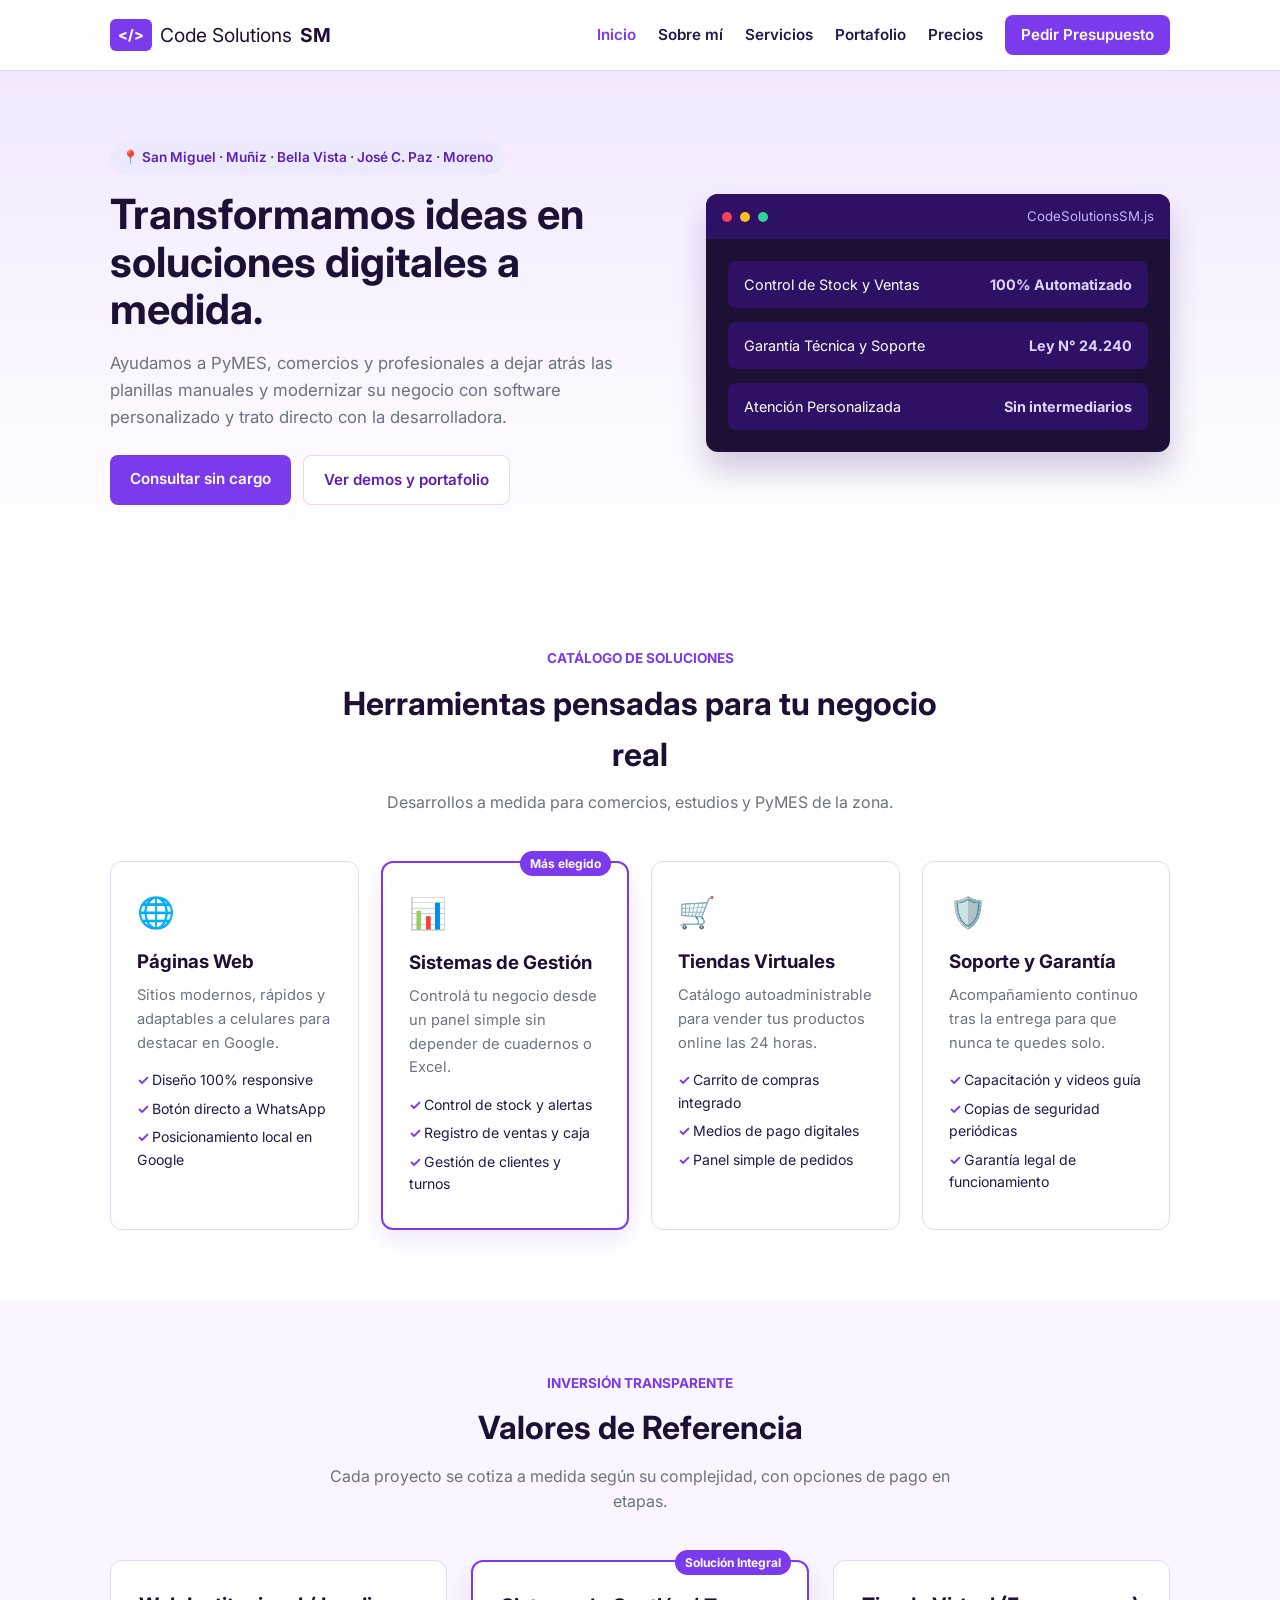
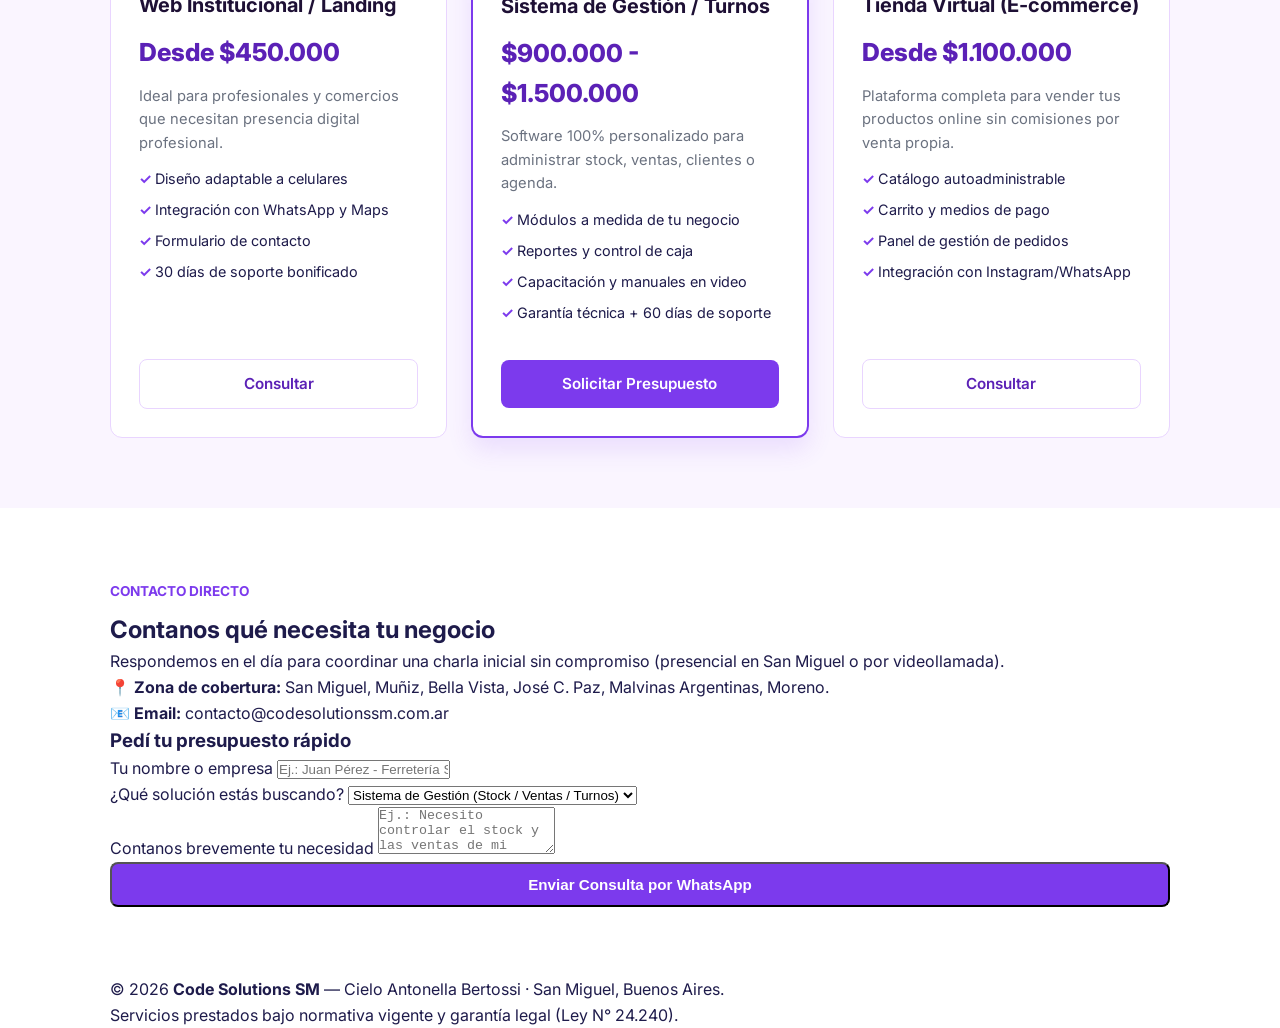
<file: index.html>
<!DOCTYPE html>
<html lang="es">
<head>
  <meta charset="UTF-8">
  <meta name="viewport" content="width=device-width, initial-scale=1.0">
  <title>Code Solutions SM | Software y Web a Medida</title>
  <link href="https://fonts.googleapis.com/css2?family=Inter:wght@400;600;700;800&display=swap" rel="stylesheet">
  <link rel="stylesheet" href="styles.css">
</head>
<body>

  <!-- 1. BARRA DE NAVEGACIÓN -->
  <header class="navbar">
    <div class="container nav-content">
      <a href="index.html" class="logo">
        <span class="logo-badge">&lt;/&gt;</span>
        Code Solutions <strong>SM</strong>
      </a>
      <nav class="nav-links">
        <a href="index.html" style="color: var(--primary);">Inicio</a>
        <a href="sobre-mi.html">Sobre mí</a>
        <a href="#servicios">Servicios</a>
        <a href="portafolio.html">Portafolio</a>
        <a href="#precios">Precios</a>
        <a href="#contacto" class="btn-nav">Pedir Presupuesto</a>
      </nav>
    </div>
  </header>

  <!-- 2. PORTADA PRINCIPAL -->
  <section class="hero">
    <div class="container hero-grid">
      <div class="hero-text">
        <span class="location-pill">📍 San Miguel · Muñiz · Bella Vista · José C. Paz · Moreno</span>
        <h1>Transformamos ideas en soluciones digitales a medida.</h1>
        <p>
          Ayudamos a PyMES, comercios y profesionales a dejar atrás las planillas manuales y modernizar su negocio con software personalizado y trato directo con la desarrolladora.
        </p>
        <div class="hero-actions">
          <a href="#contacto" class="btn btn-primary">Consultar sin cargo</a>
          <a href="portafolio.html" class="btn btn-secondary">Ver demos y portafolio</a>
        </div>
      </div>

      <div class="hero-card">
        <div class="window-top">
          <span class="dot red"></span>
          <span class="dot yellow"></span>
          <span class="dot green"></span>
          <small>CodeSolutionsSM.js</small>
        </div>
        <div class="window-body">
          <div class="stat-item">
            <span>Control de Stock y Ventas</span>
            <strong>100% Automatizado</strong>
          </div>
          <div class="stat-item">
            <span>Garantía Técnica y Soporte</span>
            <strong>Ley N° 24.240</strong>
          </div>
          <div class="stat-item">
            <span>Atención Personalizada</span>
            <strong>Sin intermediarios</strong>
          </div>
        </div>
      </div>
    </div>
  </section>

  <!-- 3. SECCIÓN DE SERVICIOS -->
  <section id="servicios" class="section">
    <div class="container">
      <div class="section-header">
        <span class="section-tag">Catálogo de Soluciones</span>
        <h2>Herramientas pensadas para tu negocio real</h2>
        <p>Desarrollos a medida para comercios, estudios y PyMES de la zona.</p>
      </div>

      <div class="services-grid">
        <div class="service-card">
          <div class="service-icon">🌐</div>
          <h3>Páginas Web</h3>
          <p>Sitios modernos, rápidos y adaptables a celulares para destacar en Google.</p>
          <ul>
            <li>Diseño 100% responsive</li>
            <li>Botón directo a WhatsApp</li>
            <li>Posicionamiento local en Google</li>
          </ul>
        </div>

        <div class="service-card featured">
          <span class="popular-tag">Más elegido</span>
          <div class="service-icon">📊</div>
          <h3>Sistemas de Gestión</h3>
          <p>Controlá tu negocio desde un panel simple sin depender de cuadernos o Excel.</p>
          <ul>
            <li>Control de stock y alertas</li>
            <li>Registro de ventas y caja</li>
            <li>Gestión de clientes y turnos</li>
          </ul>
        </div>

        <div class="service-card">
          <div class="service-icon">🛒</div>
          <h3>Tiendas Virtuales</h3>
          <p>Catálogo autoadministrable para vender tus productos online las 24 horas.</p>
          <ul>
            <li>Carrito de compras integrado</li>
            <li>Medios de pago digitales</li>
            <li>Panel simple de pedidos</li>
          </ul>
        </div>

        <div class="service-card">
          <div class="service-icon">🛡️</div>
          <h3>Soporte y Garantía</h3>
          <p>Acompañamiento continuo tras la entrega para que nunca te quedes solo.</p>
          <ul>
            <li>Capacitación y videos guía</li>
            <li>Copias de seguridad periódicas</li>
            <li>Garantía legal de funcionamiento</li>
          </ul>
        </div>
      </div>
    </div>
  </section>

  <!-- 4. PRECIOS DE REFERENCIA -->
  <section id="precios" class="section bg-alt">
    <div class="container">
      <div class="section-header">
        <span class="section-tag">Inversión Transparente</span>
        <h2>Valores de Referencia</h2>
        <p>Cada proyecto se cotiza a medida según su complejidad, con opciones de pago en etapas.</p>
      </div>

      <div class="pricing-grid">
        <div class="price-card">
          <h3>Web Institucional / Landing</h3>
          <div class="price">Desde $450.000</div>
          <p>Ideal para profesionales y comercios que necesitan presencia digital profesional.</p>
          <ul>
            <li>Diseño adaptable a celulares</li>
            <li>Integración con WhatsApp y Maps</li>
            <li>Formulario de contacto</li>
            <li>30 días de soporte bonificado</li>
          </ul>
          <a href="#contacto" class="btn btn-secondary full-width" onclick="selectService('Página Web Institucional')">Consultar</a>
        </div>

        <div class="price-card featured">
          <span class="popular-tag">Solución Integral</span>
          <h3>Sistema de Gestión / Turnos</h3>
          <div class="price">$900.000 - $1.500.000</div>
          <p>Software 100% personalizado para administrar stock, ventas, clientes o agenda.</p>
          <ul>
            <li>Módulos a medida de tu negocio</li>
            <li>Reportes y control de caja</li>
            <li>Capacitación y manuales en video</li>
            <li>Garantía técnica + 60 días de soporte</li>
          </ul>
          <a href="#contacto" class="btn btn-primary full-width" onclick="selectService('Sistema de Gestión a Medida')">Solicitar Presupuesto</a>
        </div>

        <div class="price-card">
          <h3>Tienda Virtual (E-commerce)</h3>
          <div class="price">Desde $1.100.000</div>
          <p>Plataforma completa para vender tus productos online sin comisiones por venta propia.</p>
          <ul>
            <li>Catálogo autoadministrable</li>
            <li>Carrito y medios de pago</li>
            <li>Panel de gestión de pedidos</li>
            <li>Integración con Instagram/WhatsApp</li>
          </ul>
          <a href="#contacto" class="btn btn-secondary full-width" onclick="selectService('Tienda Virtual E-commerce')">Consultar</a>
        </div>
      </div>
    </div>
  </section>

  <!-- 5. CONTACTO -->
  <section id="contacto" class="section bg-dark">
    <div class="container contact-grid">
      <div class="contact-info">
        <span class="section-tag light">Contacto Directo</span>
        <h2>Contanos qué necesita tu negocio</h2>
        <p>Respondemos en el día para coordinar una charla inicial sin compromiso (presencial en San Miguel o por videollamada).</p>
        <div class="contact-details">
          <p>📍 <strong>Zona de cobertura:</strong> San Miguel, Muñiz, Bella Vista, José C. Paz, Malvinas Argentinas, Moreno.</p>
          <p>📧 <strong>Email:</strong> contacto@codesolutionssm.com.ar</p>
        </div>
      </div>

      <form class="contact-form" id="quoteForm">
        <h3>Pedí tu presupuesto rápido</h3>
        <div class="form-group">
          <label for="nombre">Tu nombre o empresa</label>
          <input type="text" id="nombre" placeholder="Ej.: Juan Pérez - Ferretería San Miguel" required>
        </div>
        <div class="form-group">
          <label for="servicio">¿Qué solución estás buscando?</label>
          <select id="servicio">
            <option value="Sistema de Gestión a Medida">Sistema de Gestión (Stock / Ventas / Turnos)</option>
            <option value="Página Web Institucional">Página Web Institucional / Landing</option>
            <option value="Tienda Virtual E-commerce">Tienda Virtual (E-commerce)</option>
            <option value="Automatización o Soporte">Automatización de tareas / Soporte</option>
          </select>
        </div>
        <div class="form-group">
          <label for="mensaje">Contanos brevemente tu necesidad</label>
          <textarea id="mensaje" rows="3" placeholder="Ej.: Necesito controlar el stock y las ventas de mi local..." required></textarea>
        </div>
        <button type="submit" class="btn btn-primary full-width">Enviar Consulta por WhatsApp</button>
      </form>
    </div>
  </section>

  <!-- FOOTER -->
  <footer class="footer">
    <div class="container">
      <p>© 2026 <strong>Code Solutions SM</strong> — Cielo Antonella Bertossi · San Miguel, Buenos Aires.</p>
      <p class="footer-legal">Servicios prestados bajo normativa vigente y garantía legal (Ley N° 24.240).</p>
    </div>
  </footer>

  <script src="script.js"></script>
</body>
</html>
</file>
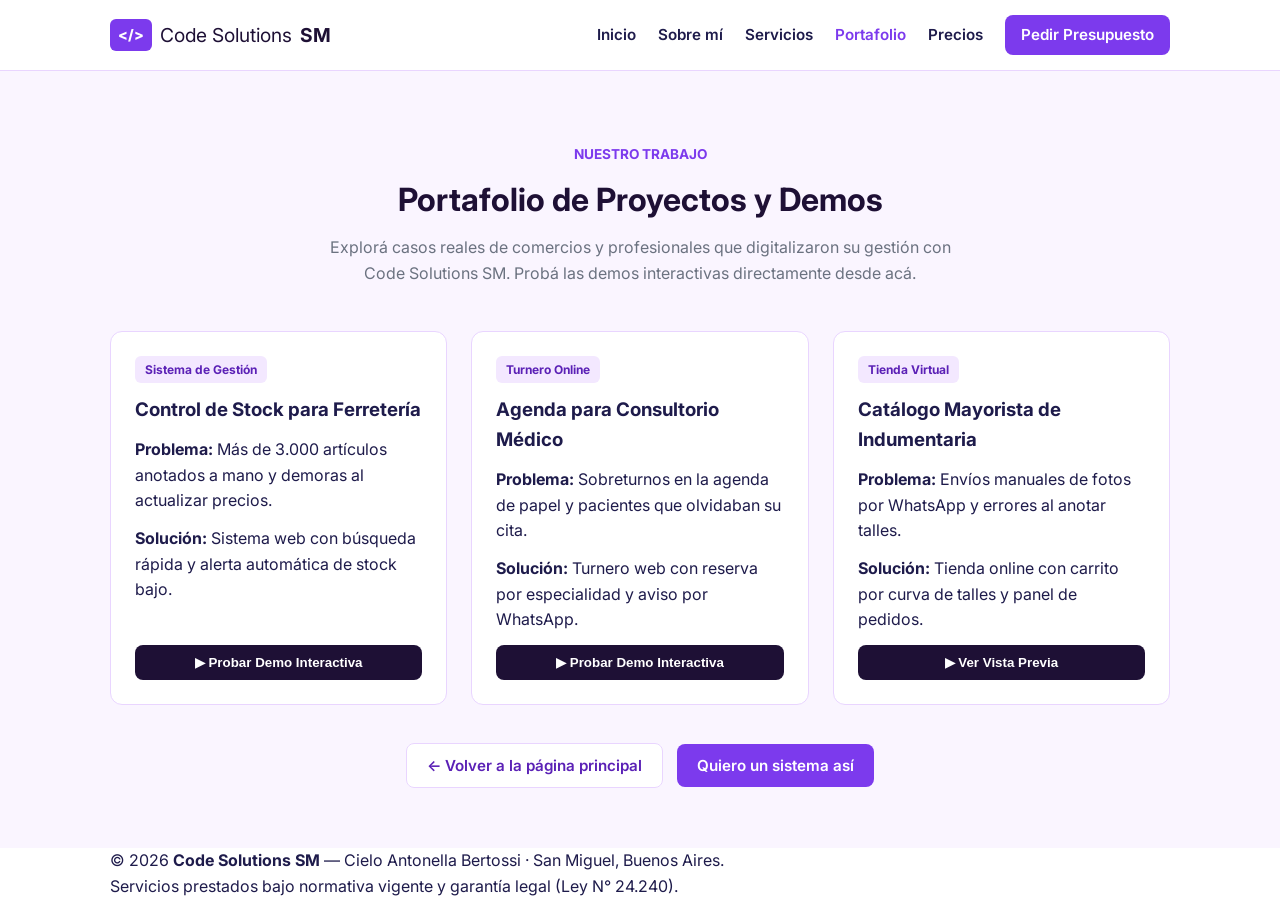
<file: portafolio.html>
<!DOCTYPE html>
<html lang="es">
<head>
  <meta charset="UTF-8">
  <meta name="viewport" content="width=device-width, initial-scale=1.0">
  <title>Portafolio y Demos | Code Solutions SM</title>
  <link href="https://fonts.googleapis.com/css2?family=Inter:wght@400;600;700;800&display=swap" rel="stylesheet">
  <link rel="stylesheet" href="styles.css">
</head>
<body>

  <!-- BARRA DE NAVEGACIÓN -->
  <header class="navbar">
    <div class="container nav-content">
      <a href="index.html" class="logo">
        <span class="logo-badge">&lt;/&gt;</span>
        Code Solutions <strong>SM</strong>
      </a>
      <nav class="nav-links">
        <a href="index.html">Inicio</a>
        <a href="sobre-mi.html">Sobre mí</a>
        <a href="index.html#servicios">Servicios</a>
        <a href="portafolio.html" style="color: var(--primary);">Portafolio</a>
        <a href="index.html#precios">Precios</a>
        <a href="index.html#contacto" class="btn-nav">Pedir Presupuesto</a>
      </nav>
    </div>
  </header>

  <!-- CONTENIDO EXCLUSIVO DE PORTAFOLIO -->
  <section class="section bg-alt" style="min-height: 80vh;">
    <div class="container">
      <div class="section-header">
        <span class="section-tag">Nuestro Trabajo</span>
        <h2>Portafolio de Proyectos y Demos</h2>
        <p>Explorá casos reales de comercios y profesionales que digitalizaron su gestión con Code Solutions SM. Probá las demos interactivas directamente desde acá.</p>
      </div>

      <div class="portfolio-grid">
        <div class="portfolio-card">
          <span class="category-badge">Sistema de Gestión</span>
          <h3>Control de Stock para Ferretería</h3>
          <p><strong>Problema:</strong> Más de 3.000 artículos anotados a mano y demoras al actualizar precios.</p>
          <p><strong>Solución:</strong> Sistema web con búsqueda rápida y alerta automática de stock bajo.</p>
          <button class="btn-demo" onclick="openDemo('stock')">▶ Probar Demo Interactiva</button>
        </div>

        <div class="portfolio-card">
          <span class="category-badge">Turnero Online</span>
          <h3>Agenda para Consultorio Médico</h3>
          <p><strong>Problema:</strong> Sobreturnos en la agenda de papel y pacientes que olvidaban su cita.</p>
          <p><strong>Solución:</strong> Turnero web con reserva por especialidad y aviso por WhatsApp.</p>
          <button class="btn-demo" onclick="openDemo('turnos')">▶ Probar Demo Interactiva</button>
        </div>

        <div class="portfolio-card">
          <span class="category-badge">Tienda Virtual</span>
          <h3>Catálogo Mayorista de Indumentaria</h3>
          <p><strong>Problema:</strong> Envíos manuales de fotos por WhatsApp y errores al anotar talles.</p>
          <p><strong>Solución:</strong> Tienda online con carrito por curva de talles y panel de pedidos.</p>
          <button class="btn-demo" onclick="openDemo('ecommerce')">▶ Ver Vista Previa</button>
        </div>
      </div>

      <div style="text-align: center; margin-top: 48px;">
        <a href="index.html" class="btn btn-secondary">← Volver a la página principal</a>
        <a href="index.html#contacto" class="btn btn-primary" style="margin-left: 10px;">Quiero un sistema así</a>
      </div>
    </div>
  </section>

  <!-- FOOTER -->
  <footer class="footer">
    <div class="container">
      <p>© 2026 <strong>Code Solutions SM</strong> — Cielo Antonella Bertossi · San Miguel, Buenos Aires.</p>
      <p class="footer-legal">Servicios prestados bajo normativa vigente y garantía legal (Ley N° 24.240).</p>
    </div>
  </footer>

  <!-- VENTANA EMERGENTE (MODAL) PARA LAS DEMOS -->
  <div class="modal-backdrop" id="demoModal">
    <div class="modal-box">
      <div class="modal-header">
        <h3 id="modalTitle">Demo Interactiva</h3>
        <button class="modal-close" onclick="closeDemo()">✕</button>
      </div>
      <div class="modal-body" id="modalContent"></div>
    </div>
  </div>

  <script src="script.js"></script>
</body>
</html>
</file>
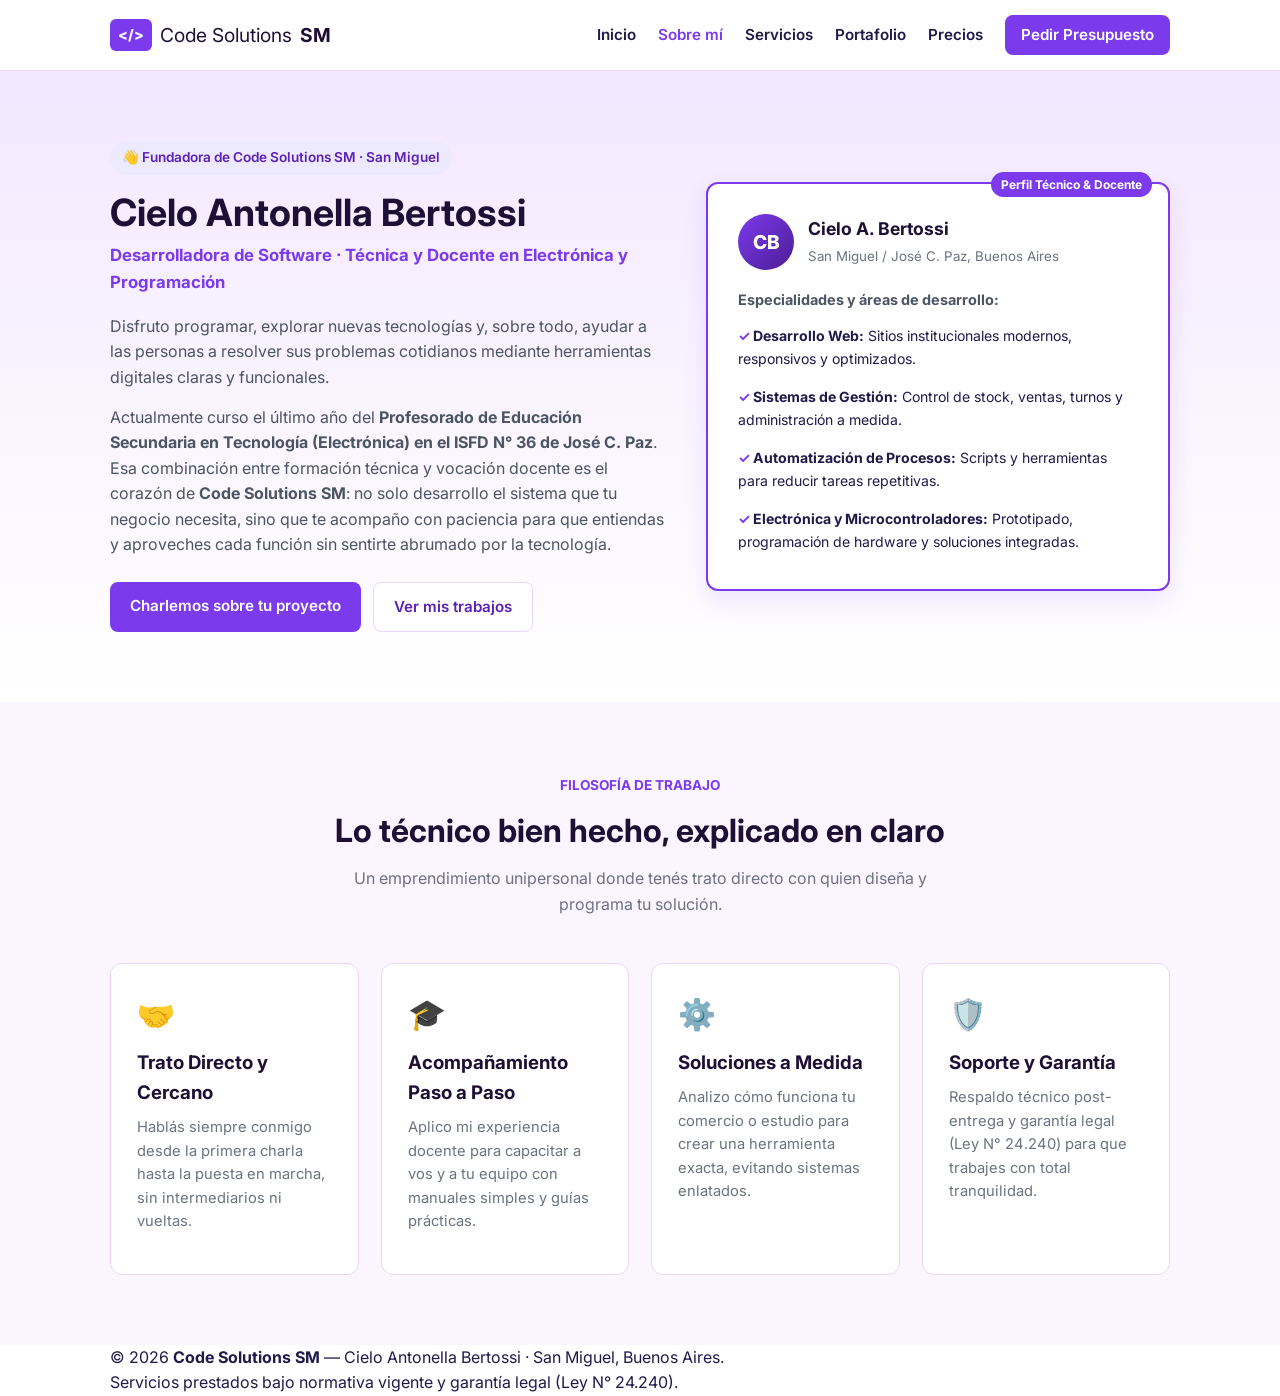
<file: sobre-mi.html>
<!DOCTYPE html>
<html lang="es">
<head>
  <meta charset="UTF-8">
  <meta name="viewport" content="width=device-width, initial-scale=1.0">
  <title>Sobre Mí | Cielo Antonella Bertossi - Code Solutions SM</title>
  <link href="https://fonts.googleapis.com/css2?family=Inter:wght@400;600;700;800&display=swap" rel="stylesheet">
  <link rel="stylesheet" href="styles.css">
</head>
<body>

  <!-- BARRA DE NAVEGACIÓN -->
  <header class="navbar">
    <div class="container nav-content">
      <a href="index.html" class="logo">
        <span class="logo-badge">&lt;/&gt;</span>
        Code Solutions <strong>SM</strong>
      </a>
      <nav class="nav-links">
        <a href="index.html">Inicio</a>
        <a href="sobre-mi.html" style="color: var(--primary);">Sobre mí</a>
        <a href="index.html#servicios">Servicios</a>
        <a href="portafolio.html">Portafolio</a>
        <a href="index.html#precios">Precios</a>
        <a href="index.html#contacto" class="btn-nav">Pedir Presupuesto</a>
      </nav>
    </div>
  </header>

  <!-- PRESENTACIÓN PERSONAL -->
  <section class="section" style="background: linear-gradient(180deg, #f3e8ff 0%, #ffffff 100%);">
    <div class="container hero-grid">
      <div>
        <span class="location-pill">👋 Fundadora de Code Solutions SM · San Miguel</span>
        <h1 style="font-size: 2.35rem; color: #1e1035; margin-bottom: 8px; line-height: 1.15;">
          Cielo Antonella Bertossi
        </h1>
        <p style="color: var(--primary); font-weight: 700; font-size: 1.05rem; margin-bottom: 18px;">
          Desarrolladora de Software · Técnica y Docente en Electrónica y Programación
        </p>
        <p style="color: #4b5563; margin-bottom: 14px;">
          Disfruto programar, explorar nuevas tecnologías y, sobre todo, ayudar a las personas a resolver sus problemas cotidianos mediante herramientas digitales claras y funcionales.
        </p>
        <p style="color: #4b5563; margin-bottom: 24px;">
          Actualmente curso el último año del <strong>Profesorado de Educación Secundaria en Tecnología (Electrónica) en el ISFD N° 36 de José C. Paz</strong>. Esa combinación entre formación técnica y vocación docente es el corazón de <strong>Code Solutions SM</strong>: no solo desarrollo el sistema que tu negocio necesita, sino que te acompaño con paciencia para que entiendas y aproveches cada función sin sentirte abrumado por la tecnología.
        </p>
        <div class="hero-actions">
          <a href="index.html#contacto" class="btn btn-primary">Charlemos sobre tu proyecto</a>
          <a href="portafolio.html" class="btn btn-secondary">Ver mis trabajos</a>
        </div>
      </div>

      <!-- TARJETA DE PERFIL Y ÁREAS TÉCNICAS -->
      <div class="service-card featured" style="padding: 30px;">
        <span class="popular-tag">Perfil Técnico &amp; Docente</span>
        <div style="display: flex; align-items: center; gap: 14px; margin-bottom: 18px;">
          <div style="width: 56px; height: 56px; border-radius: 50%; background: linear-gradient(135deg, #7c3aed, #4c1d95); color: #fff; display: flex; align-items: center; justify-content: center; font-weight: 800; font-size: 1.2rem;">
            CB
          </div>
          <div>
            <strong style="font-size: 1.1rem; color: #1e1035; display: block;">Cielo A. Bertossi</strong>
            <small style="color: #6b7280;">San Miguel / José C. Paz, Buenos Aires</small>
          </div>
        </div>

        <p style="font-size: 0.9rem; color: #4b5563; margin-bottom: 14px;">
          <strong>Especialidades y áreas de desarrollo:</strong>
        </p>
        <ul style="display: flex; flex-direction: column; gap: 10px;">
          <li><strong>Desarrollo Web:</strong> Sitios institucionales modernos, responsivos y optimizados.</li>
          <li><strong>Sistemas de Gestión:</strong> Control de stock, ventas, turnos y administración a medida.</li>
          <li><strong>Automatización de Procesos:</strong> Scripts y herramientas para reducir tareas repetitivas.</li>
          <li><strong>Electrónica y Microcontroladores:</strong> Prototipado, programación de hardware y soluciones integradas.</li>
        </ul>
      </div>
    </div>
  </section>

  <!-- MI FORMA DE TRABAJAR -->
  <section class="section bg-alt">
    <div class="container">
      <div class="section-header">
        <span class="section-tag">Filosofía de Trabajo</span>
        <h2>Lo técnico bien hecho, explicado en claro</h2>
        <p>Un emprendimiento unipersonal donde tenés trato directo con quien diseña y programa tu solución.</p>
      </div>

      <div class="services-grid">
        <div class="service-card">
          <div class="service-icon">🤝</div>
          <h3>Trato Directo y Cercano</h3>
          <p>Hablás siempre conmigo desde la primera charla hasta la puesta en marcha, sin intermediarios ni vueltas.</p>
        </div>

        <div class="service-card">
          <div class="service-icon">🎓</div>
          <h3>Acompañamiento Paso a Paso</h3>
          <p>Aplico mi experiencia docente para capacitar a vos y a tu equipo con manuales simples y guías prácticas.</p>
        </div>

        <div class="service-card">
          <div class="service-icon">⚙️</div>
          <h3>Soluciones a Medida</h3>
          <p>Analizo cómo funciona tu comercio o estudio para crear una herramienta exacta, evitando sistemas enlatados.</p>
        </div>

        <div class="service-card">
          <div class="service-icon">🛡️</div>
          <h3>Soporte y Garantía</h3>
          <p>Respaldo técnico post-entrega y garantía legal (Ley N° 24.240) para que trabajes con total tranquilidad.</p>
        </div>
      </div>
    </div>
  </section>

  <!-- FOOTER -->
  <footer class="footer">
    <div class="container">
      <p>© 2026 <strong>Code Solutions SM</strong> — Cielo Antonella Bertossi · San Miguel, Buenos Aires.</p>
      <p class="footer-legal">Servicios prestados bajo normativa vigente y garantía legal (Ley N° 24.240).</p>
    </div>
  </footer>

</body>
</html>
</file>
<file: styles.css>
:root {
  --bg: #ffffff;
  --bg-dark: #1e1035;
  --text: #1e1b4b;
  --text-muted: #6b7280;
  --primary: #7c3aed;
  --primary-dark: #5b21b6;
  --border: #e9d5ff;
}

* {
  box-sizing: border-box;
  margin: 0;
  padding: 0;
}

html {
  scroll-behavior: smooth;
}

body {
  font-family: 'Inter', sans-serif;
  color: var(--text);
  background: var(--bg);
  line-height: 1.6;
}

.container {
  max-width: 1100px;
  margin: 0 auto;
  padding: 0 20px;
}

/* BARRA SUPERIOR */
.navbar {
  background: #ffffff;
  border-bottom: 1px solid var(--border);
  position: sticky;
  top: 0;
  z-index: 100;
}

.nav-content {
  height: 70px;
  display: flex;
  justify-content: space-between;
  align-items: center;
}

.logo {
  text-decoration: none;
  color: var(--bg-dark);
  font-size: 1.2rem;
  display: flex;
  align-items: center;
  gap: 8px;
}

.logo-badge {
  background: var(--primary);
  color: #fff;
  padding: 4px 8px;
  border-radius: 6px;
  font-weight: 800;
  font-size: 0.9rem;
}

.nav-links {
  display: flex;
  align-items: center;
  gap: 22px;
}

.nav-links a {
  text-decoration: none;
  color: var(--text);
  font-weight: 600;
  font-size: 0.95rem;
}

.btn-nav {
  background: var(--primary);
  color: #fff !important;
  padding: 8px 16px;
  border-radius: 8px;
}

/* PORTADA */
.hero {
  padding: 70px 0;
  background: linear-gradient(180deg, #f3e8ff 0%, #ffffff 100%);
}

.hero-grid {
  display: grid;
  grid-template-columns: 1.2fr 1fr;
  gap: 40px;
  align-items: center;
}

.location-pill {
  display: inline-block;
  background: #ede9fe;
  color: var(--primary-dark);
  padding: 6px 12px;
  border-radius: 999px;
  font-size: 0.85rem;
  font-weight: 600;
  margin-bottom: 16px;
}

.hero h1 {
  font-size: 2.6rem;
  line-height: 1.15;
  color: var(--bg-dark);
  margin-bottom: 16px;
}

.hero p {
  color: var(--text-muted);
  font-size: 1.05rem;
  margin-bottom: 24px;
}

.hero-actions {
  display: flex;
  gap: 12px;
}

.btn {
  padding: 12px 20px;
  border-radius: 8px;
  text-decoration: none;
  font-weight: 600;
  font-size: 0.95rem;
}

.btn-primary {
  background: var(--primary);
  color: #fff;
}

.btn-secondary {
  background: #fff;
  color: var(--primary-dark);
  border: 1px solid var(--border);
}

/* TARJETA DE CÓDIGO */
.hero-card {
  background: var(--bg-dark);
  color: #fff;
  border-radius: 12px;
  overflow: hidden;
  box-shadow: 0 18px 30px rgba(46, 16, 101, 0.2);
}

.window-top {
  background: #2e1065;
  padding: 12px 16px;
  display: flex;
  align-items: center;
  gap: 8px;
}

.dot { width: 10px; height: 10px; border-radius: 50%; }
.red { background: #f43f5e; }
.yellow { background: #fbbf24; }
.green { background: #34d399; }

.window-top small {
  margin-left: auto;
  color: #c4b5fd;
}

.window-body {
  padding: 22px;
  display: flex;
  flex-direction: column;
  gap: 14px;
}

.stat-item {
  background: #2e1065;
  padding: 12px 16px;
  border-radius: 8px;
  display: flex;
  justify-content: space-between;
  font-size: 0.9rem;
}

.stat-item strong {
  color: #ddd6fe;
}
/* SECCIONES GENERALES */
.section {
  padding: 70px 0;
}

.bg-alt {
  background: #faf5ff;
}

.section-header {
  text-align: center;
  max-width: 650px;
  margin: 0 auto 45px;
}

.section-tag {
  display: inline-block;
  color: var(--primary);
  font-weight: 700;
  font-size: 0.85rem;
  text-transform: uppercase;
  margin-bottom: 8px;
}

.section-header h2 {
  font-size: 2rem;
  color: var(--bg-dark);
  margin-bottom: 10px;
}

.section-header p {
  color: var(--text-muted);
}

/* SERVICIOS */
.services-grid {
  display: grid;
  grid-template-columns: repeat(auto-fit, minmax(240px, 1fr));
  gap: 22px;
}

.service-card {
  background: #ffffff;
  border: 1px solid var(--border);
  border-radius: 12px;
  padding: 26px;
  position: relative;
}

.service-card.featured {
  border: 2px solid var(--primary);
  box-shadow: 0 10px 25px rgba(124, 58, 237, 0.12);
}

.popular-tag {
  position: absolute;
  top: -12px;
  right: 16px;
  background: var(--primary);
  color: #fff;
  font-size: 0.75rem;
  font-weight: 700;
  padding: 3px 10px;
  border-radius: 999px;
}

.service-icon {
  font-size: 1.9rem;
  margin-bottom: 10px;
}

.service-card h3 {
  color: var(--bg-dark);
  margin-bottom: 8px;
}

.service-card p {
  color: var(--text-muted);
  font-size: 0.92rem;
  margin-bottom: 14px;
}

.service-card ul {
  list-style: none;
  font-size: 0.88rem;
}

.service-card li {
  margin-bottom: 6px;
}

.service-card li::before {
  content: "✓ ";
  color: var(--primary);
  font-weight: bold;
}

/* PORTAFOLIO */
.portfolio-grid {
  display: grid;
  grid-template-columns: repeat(auto-fit, minmax(290px, 1fr));
  gap: 24px;
}

.portfolio-card {
  background: #ffffff;
  border: 1px solid var(--border);
  border-radius: 12px;
  padding: 24px;
  display: flex;
  flex-direction: column;
  gap: 12px;
}

.category-badge {
  align-self: flex-start;
  background: #f3e8ff;
  color: var(--primary-dark);
  font-size: 0.75rem;
  font-weight: 700;
  padding: 4px 10px;
  border-radius: 6px;
}

.btn-demo {
  margin-top: auto;
  background: var(--bg-dark);
  color: #fff;
  border: none;
  padding: 10px 14px;
  border-radius: 8px;
  font-weight: 600;
  cursor: pointer;
}

.btn-demo:hover {
  background: var(--primary);
}

/* MODAL DEMOS */
.modal-backdrop {
  display: none;
  position: fixed;
  inset: 0;
  background: rgba(30, 16, 53, 0.75);
  z-index: 200;
  align-items: center;
  justify-content: center;
  padding: 20px;
}

.modal-backdrop.open {
  display: flex;
}

.modal-box {
  background: #fff;
  max-width: 480px;
  width: 100%;
  border-radius: 12px;
  overflow: hidden;
}

.modal-header {
  background: var(--bg-dark);
  color: #fff;
  padding: 15px 20px;
  display: flex;
  justify-content: space-between;
  align-items: center;
}

.modal-close {
  background: none;
  border: none;
  color: #fff;
  font-size: 1.2rem;
  cursor: pointer;
}

.modal-body {
  padding: 22px;
}
/* ARREGLO DE TARJETAS DE PRECIOS Y CONTACTO */
.pricing-grid {
  display: grid;
  grid-template-columns: repeat(auto-fit, minmax(280px, 1fr));
  gap: 24px;
  align-items: stretch;
}

.price-card {
  background: #ffffff;
  border: 1px solid #e9d5ff;
  border-radius: 12px;
  padding: 28px;
  position: relative;
  display: flex;
  flex-direction: column;
  gap: 12px;
}

.price-card.featured {
  border: 2px solid #7c3aed;
  box-shadow: 0 12px 25px rgba(124, 58, 237, 0.12);
}

.price-card h3 {
  color: #1e1035;
  font-size: 1.25rem;
}

.price {
  font-size: 1.55rem;
  font-weight: 800;
  color: #5b21b6;
}

.price-card p {
  color: #6b7280;
  font-size: 0.92rem;
}

.price-card ul {
  list-style: none;
  font-size: 0.9rem;
  margin-bottom: 16px;
}

.price-card li {
  margin-bottom: 8px;
}

.price-card li::before {
  content: "✓ ";
  color: #7c3aed;
  font-weight: bold;
}

.price-card .btn {
  margin-top: auto;
  display: block;
  text-align: center;
}

.full-width {
  width: 100%;
  text-align: center;
}
</file>
